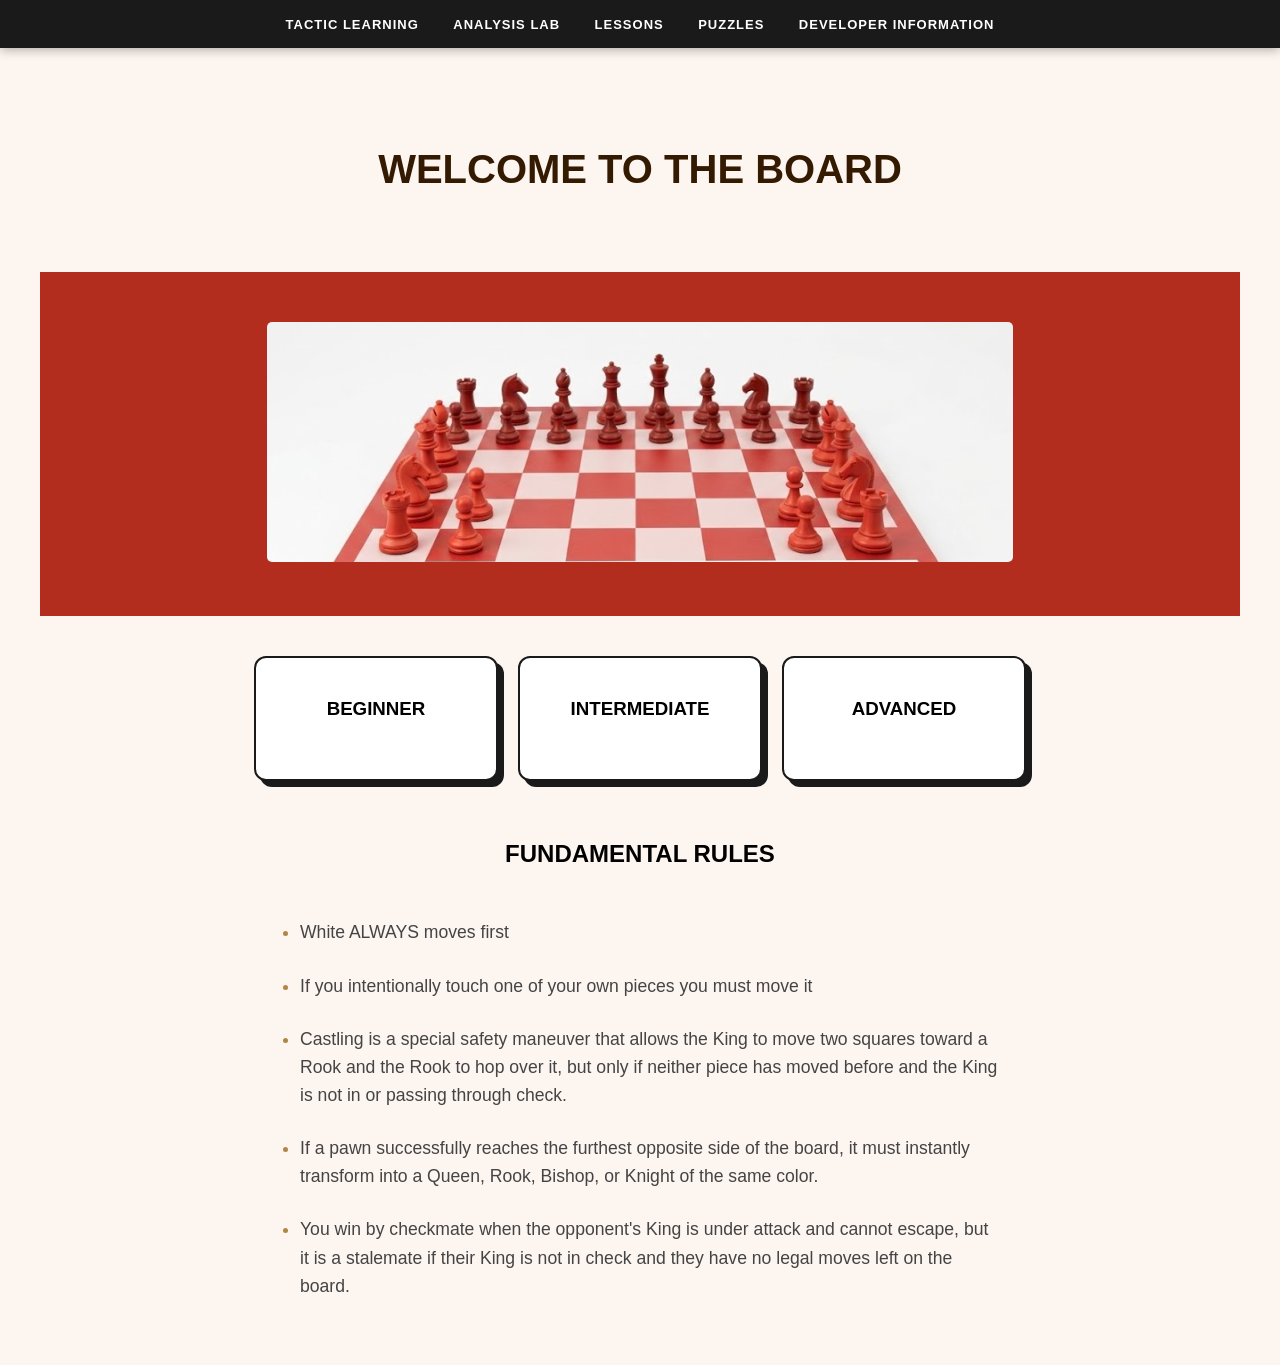
<file: index.html>
<!DOCTYPE html>
<html lang="en">
<head>
    <meta charset="UTF-8">
    <meta name="viewport" content="width=device-width, initial-scale=1.0">
    <title>Welcome to the Board</title>
    <link rel="stylesheet" href="style.css">
</head>
<body>

    <nav>
        <a href="#">Tactic Learning</a>
        <a href="#">Analysis Lab</a>
        <a href="lessons.html">Lessons</a>
        <a href="puzzles.html">Puzzles</a>
        <a href="#">Developer Information</a>
    </nav>

    <header>
        <h1>WELCOME TO THE BOARD</h1>
    </header>

    <div class="hero-banner">
        <img src="ChessBoardImageHomepage.jpg" alt="Chess Board Illustration" style="max-width: 90%; border-radius: 5px;">
    </div>

    <div class="container">
        <a href="lessons.html" class="box">
            <h3>BEGINNER</h3>
        </a>

        <a href="lessons.html" class="box">
            <h3>INTERMEDIATE</h3>
        </a>

        <a href="lessons.html" class="box">
            <h3>ADVANCED</h3>
        </a>
    </div>

   <h2 style="text-align: center; margin-bottom: 50px;">FUNDAMENTAL RULES</h2>

    <ul class="rules-list">
      <li>White ALWAYS moves first</li>
      <li>If you intentionally touch one of your own pieces you must move it</li>
      <li>Castling is a special safety maneuver that allows the King to move two squares toward a Rook and the Rook to hop over it, but only if neither piece has moved before and the King is not in or passing through check.</li>
      <li>If a pawn successfully reaches the furthest opposite side of the board, it must instantly transform into a Queen, Rook, Bishop, or Knight of the same color.</li>
      <li>You win by checkmate when the opponent's King is under attack and cannot escape, but it is a stalemate if their King is not in check and they have no legal moves left on the board.</li>
    </ul>

</body>
</html>
</file>
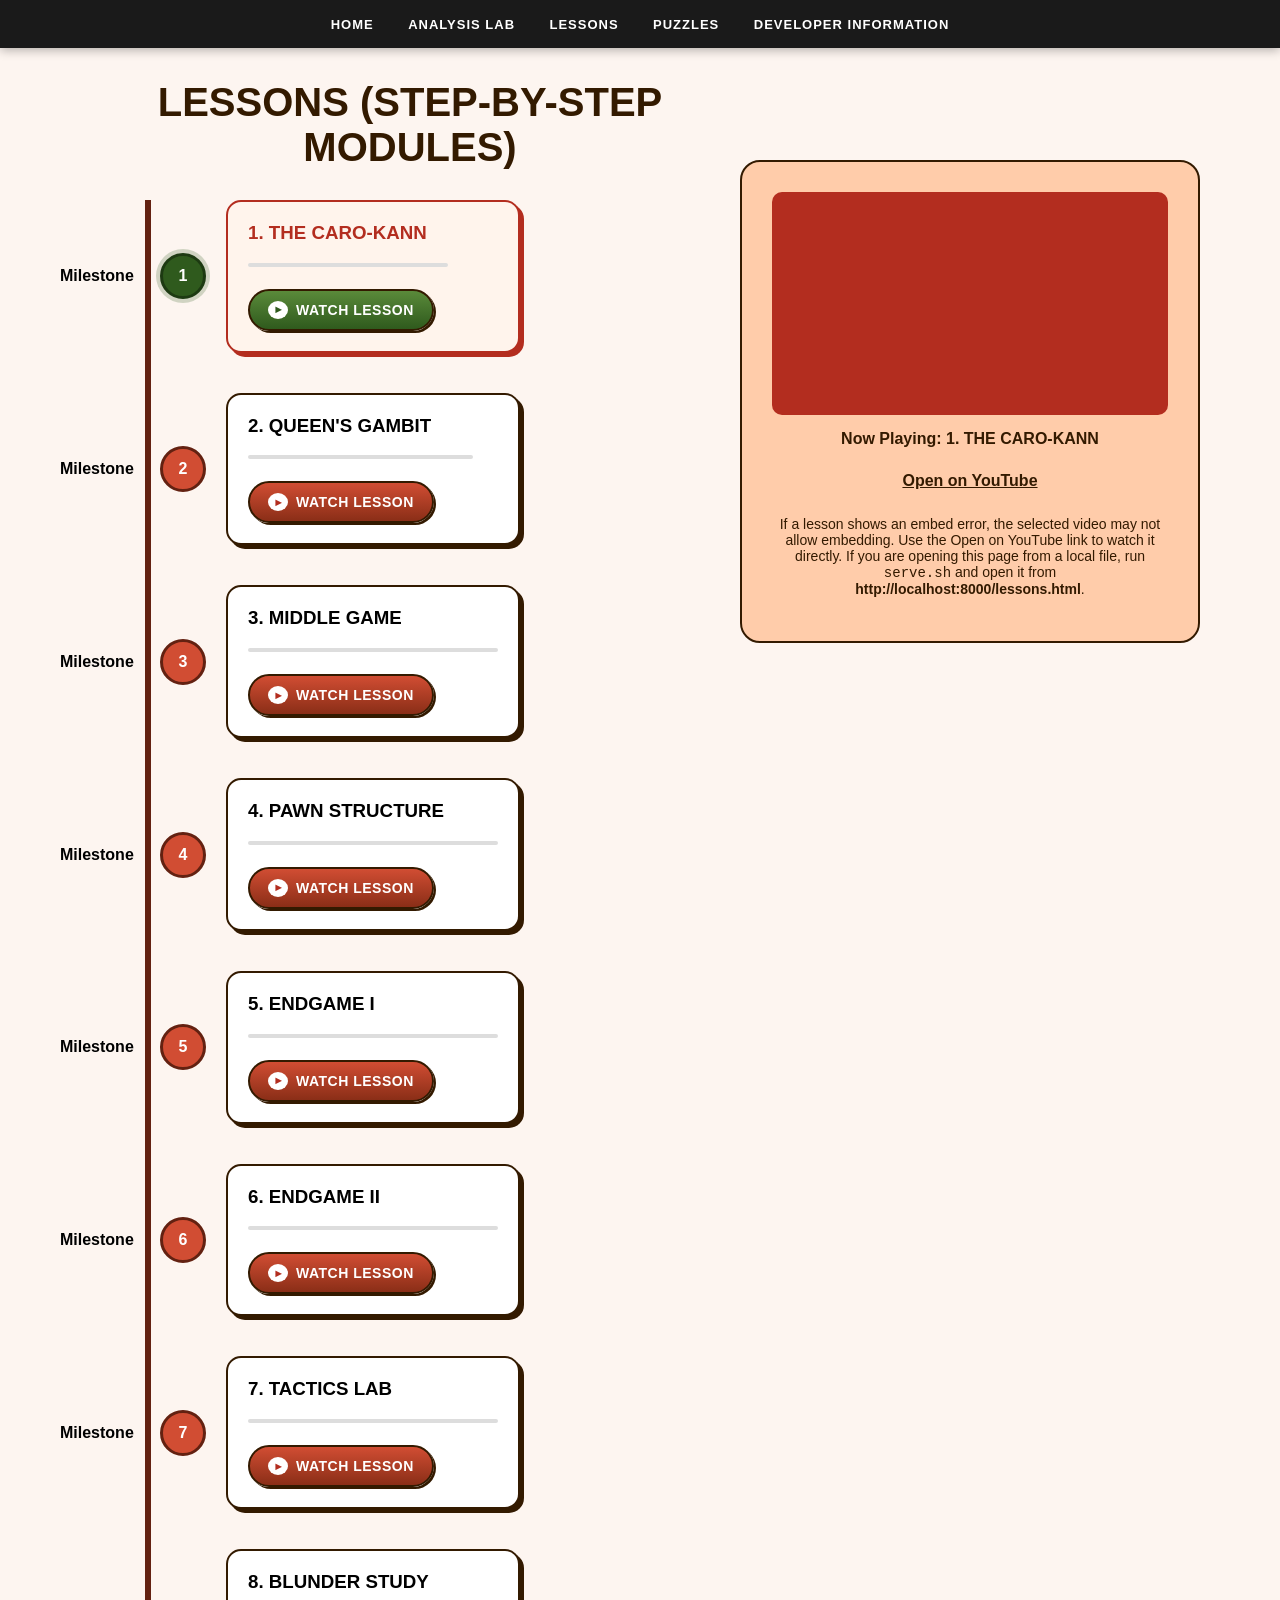
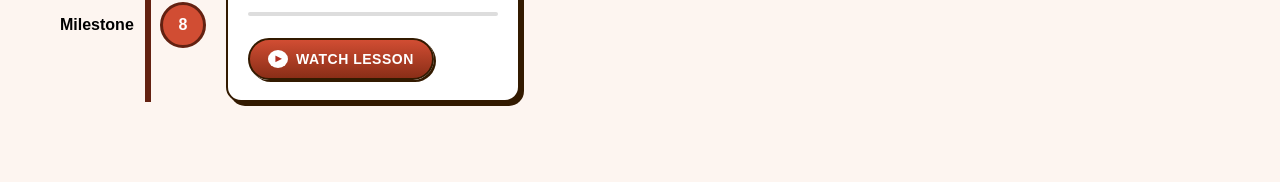
<file: lessons.html>
<!DOCTYPE html>
<html lang="en">
<head>
    <meta charset="UTF-8">
    <meta name="viewport" content="width=device-width, initial-scale=1.0">
    <title>Lessons - Step-by-Step</title>
    <link rel="stylesheet" href="style.css?v=6">
</head>
<body>

    <nav>
        <a href="index.html">Home</a> 
        <a href="#">Analysis Lab</a>
        <a href="lessons.html" class="active-page">Lessons</a>
        <a href="puzzles.html">Puzzles</a>
        <a href="#">Developer Information</a>
    </nav>

    <div class="main-layout">

        <section class="lesson-content">
            <header class="lesson-header">
                <h1>LESSONS (STEP-BY-STEP MODULES)</h1>
            </header>

            <div class="timeline-container">
                <div class="timeline-line"></div>

            <div class="milestone-row">
                <div class="milestone-label">Milestone</div>
                <div class="number-circle">1</div>
                <div class="module-card active" role="button" tabindex="0" data-video-id="rmbU97iftC8" data-video-title="1. THE CARO-KANN" aria-label="Play lesson 1: The Caro-Kann">
                    <h3>1. THE CARO-KANN</h3>
                    <div class="line-placeholder" style="width: 80%;"></div>
                    <button class="lesson-btn" type="button"><span class="lesson-btn-icon" aria-hidden="true">&#9658;</span>Watch Lesson</button>
                </div>
            </div>

            <div class="milestone-row">
                <div class="milestone-label">Milestone</div>
                <div class="number-circle">2</div>
                <div class="module-card" role="button" tabindex="0" data-video-id="mtsabsZ4wG4" data-video-title="2. QUEEN'S GAMBIT" aria-label="Play lesson 2: Queen's Gambit">
                    <h3>2. QUEEN'S GAMBIT</h3>
                    <div class="line-placeholder" style="width: 90%;"></div>
                    <button class="lesson-btn" type="button"><span class="lesson-btn-icon" aria-hidden="true">&#9658;</span>Watch Lesson</button>
                </div>
            </div>

            <div class="milestone-row">
                <div class="milestone-label">Milestone</div>
                <div class="number-circle">3</div>
                <div class="module-card" role="button" tabindex="0" data-video-id="kTON84W-b2Q" data-video-title="3. MIDDLE GAME" aria-label="Play lesson 3: Middle Game">
                    <h3>3. MIDDLE GAME</h3>
                    <div class="line-placeholder"></div>
                    <button class="lesson-btn" type="button"><span class="lesson-btn-icon" aria-hidden="true">&#9658;</span>Watch Lesson</button>
                </div>
            </div>

            <div class="milestone-row">
                <div class="milestone-label">Milestone</div>
                <div class="number-circle">4</div>
                <div class="module-card" role="button" tabindex="0" data-video-id="yAnNQY2Ac6w" data-video-title="4. PAWN STRUCTURE" aria-label="Play lesson 4: Pawn Structure">
                    <h3>4. PAWN STRUCTURE</h3>
                    <div class="line-placeholder"></div>
                    <button class="lesson-btn" type="button"><span class="lesson-btn-icon" aria-hidden="true">&#9658;</span>Watch Lesson</button>
                </div>
            </div>

            <div class="milestone-row">
                <div class="milestone-label">Milestone</div>
                <div class="number-circle">5</div>
                <div class="module-card" role="button" tabindex="0" data-video-id="uszf3ZRxYMo" data-video-title="5. ENDGAME I" aria-label="Play lesson 5: Endgame I">
                    <h3>5. ENDGAME I</h3>
                    <div class="line-placeholder"></div>
                    <button class="lesson-btn" type="button"><span class="lesson-btn-icon" aria-hidden="true">&#9658;</span>Watch Lesson</button>
                </div>
            </div>

            <div class="milestone-row">
                <div class="milestone-label">Milestone</div>
                <div class="number-circle">6</div>
                <div class="module-card" role="button" tabindex="0" data-video-id="PzEG62t2R_Q" data-video-title="6. ENDGAME II" aria-label="Play lesson 6: Endgame II">
                    <h3>6. ENDGAME II</h3>
                    <div class="line-placeholder"></div>
                    <button class="lesson-btn" type="button"><span class="lesson-btn-icon" aria-hidden="true">&#9658;</span>Watch Lesson</button>
                </div>
            </div>

            <div class="milestone-row">
                <div class="milestone-label">Milestone</div>
                <div class="number-circle">7</div>
                <div class="module-card" role="button" tabindex="0" data-video-id="W1gWHIpQNVU" data-video-title="7. TACTICS LAB" aria-label="Play lesson 7: Tactics Lab">
                    <h3>7. TACTICS LAB</h3>
                    <div class="line-placeholder"></div>
                    <button class="lesson-btn" type="button"><span class="lesson-btn-icon" aria-hidden="true">&#9658;</span>Watch Lesson</button>
                </div>
            </div>

            <div class="milestone-row">
                <div class="milestone-label">Milestone</div>
                <div class="number-circle">8</div>
                <div class="module-card" role="button" tabindex="0" data-video-id="pP4YYY0TnHY" data-video-title="8. BLUNDER STUDY" aria-label="Play lesson 8: Blunder Study">
                    <h3>8. BLUNDER STUDY</h3>
                    <div class="line-placeholder"></div>
                    <button class="lesson-btn" type="button"><span class="lesson-btn-icon" aria-hidden="true">&#9658;</span>Watch Lesson</button>
                </div>
            </div>
            </div>
        </section>

        <aside class="video-side">
            <div class="video-placeholder">
                <div class="actual-video">
                    <iframe
                        id="videoFrame"
                        title="Lesson Video Player"
                        width="100%"
                        height="100%"
                        src="https://www.youtube-nocookie.com/embed/rmbU97iftC8?rel=0&amp;modestbranding=1&amp;playsinline=1"
                        frameborder="0"
                        allow="accelerometer; autoplay; clipboard-write; encrypted-media; gyroscope; picture-in-picture; web-share"
                        allowfullscreen>
                    </iframe>
                </div>
                <p id="videoTitle" style="margin-top:15px; font-weight:bold; color:#331a00;">Now Playing: 1. THE CARO-KANN</p>
                <p style="margin-top:8px;"><a id="openLink" href="https://www.youtube.com/watch?v=rmbU97iftC8" target="_blank" rel="noopener noreferrer" style="color:#331a00; font-weight:bold; text-decoration:underline;">Open on YouTube</a></p>
                <p id="videoHint" style="margin-top:10px; color:#331a00; font-size:14px; max-width:420px; text-align:center;">If a lesson shows an embed error, the selected video may not allow embedding. Use the Open on YouTube link to watch it directly. If you are opening this page from a local file, run <code>serve.sh</code> and open it from <strong>http://localhost:8000/lessons.html</strong>.</p>
            </div>
        </aside>

    </div>

    <script>
        function getEmbedUrl(id) {
            const base = `https://www.youtube-nocookie.com/embed/${id}?rel=0&modestbranding=1&playsinline=1&autoplay=1`;
            if (window.location.protocol !== 'file:') {
                return base + `&origin=${encodeURIComponent(window.location.origin)}`;
            }
            return base;
        }

        function changeVideo(id, title, sourceCard) {
            const frame = document.getElementById('videoFrame');
            frame.src = getEmbedUrl(id);
            const titleEl = document.getElementById('videoTitle');
            if (titleEl) titleEl.textContent = 'Now Playing: ' + (title || 'Selected Lesson');
            const openLink = document.getElementById('openLink');
            if (openLink) openLink.href = `https://www.youtube.com/watch?v=${id}`;
            document.querySelectorAll('.module-card.active').forEach(el => el.classList.remove('active'));
            const card = sourceCard || document.querySelector(`.module-card[data-video-id="${id}"]`);
            if (card) card.classList.add('active');
        }

        function activateCard(card, options) {
            if (!card) return;
            const id = card.dataset.videoId;
            const title = card.dataset.videoTitle;
            if (!id) return;
            changeVideo(id, title, card);
            if (options && options.scrollIntoView && window.matchMedia('(max-width: 900px)').matches) {
                const videoEl = document.querySelector('.video-side');
                if (videoEl) videoEl.scrollIntoView({ behavior: 'smooth', block: 'start' });
            }
        }

        function cardFromEvent(target) {
            // Click can land on the card, the inner button, OR the number-circle
            // (which is a sibling of the card). Look up to the milestone-row and
            // grab the card inside.
            const row = target.closest('.milestone-row');
            return row ? row.querySelector('.module-card') : null;
        }

        document.addEventListener('DOMContentLoaded', function () {
            const timeline = document.querySelector('.timeline-container');
            if (timeline) {
                timeline.addEventListener('click', function (e) {
                    activateCard(cardFromEvent(e.target), { scrollIntoView: true });
                });
                timeline.addEventListener('keydown', function (e) {
                    if (e.key !== 'Enter' && e.key !== ' ') return;
                    const card = cardFromEvent(e.target);
                    if (!card) return;
                    e.preventDefault();
                    activateCard(card, { scrollIntoView: true });
                });
            }

            // First card / first video are pre-rendered in HTML so that the
            // initial paint matches steady state — no JS-driven style flip.

            if (window.location.protocol === 'file:') {
                const hint = document.getElementById('videoHint');
                if (hint) {
                    hint.innerHTML = 'This page is loaded from a local file, which can break YouTube embeds. Run <code>serve.sh</code> and open <strong>http://localhost:8000/lessons.html</strong> to fix the video player.';
                }
            }
        });
    </script>

</body>
</html>
</file>
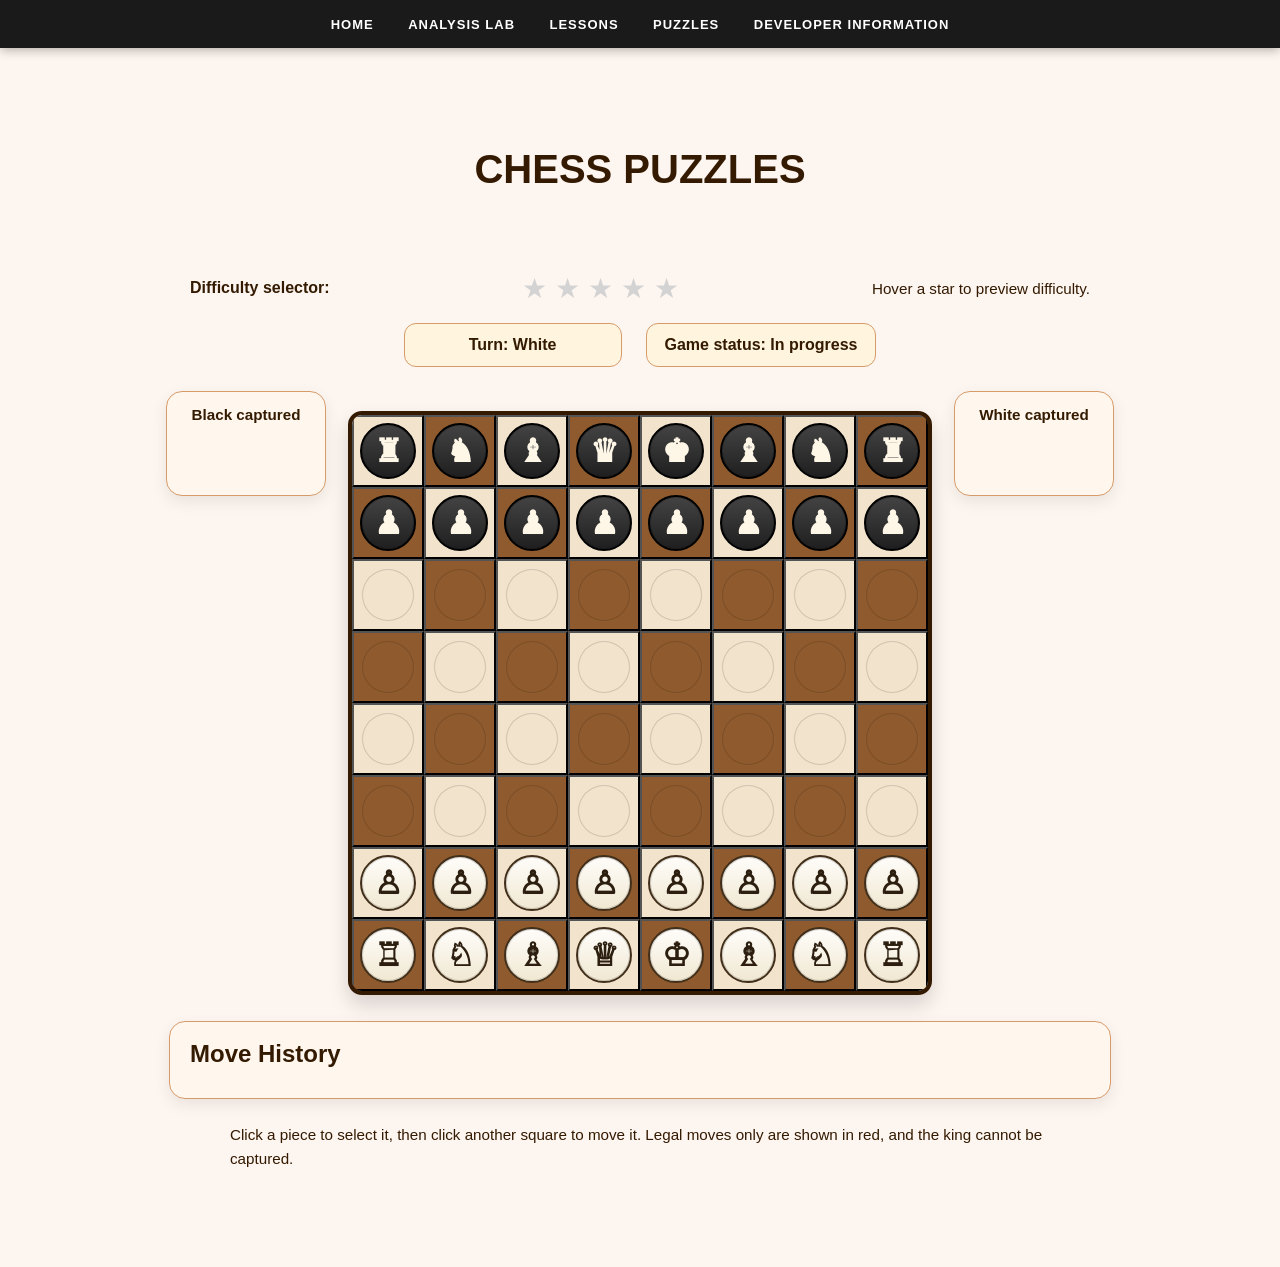
<file: puzzles.html>
<!DOCTYPE html>
<html lang="en">
<head>
    <meta charset="UTF-8">
    <meta name="viewport" content="width=device-width, initial-scale=1.0">
    <title>Puzzles - Chess Practice</title>
    <link rel="stylesheet" href="style.css?v=2">
</head>
<body>

    <nav>
        <a href="index.html">Home</a>
        <a href="#">Analysis Lab</a>
        <a href="lessons.html">Lessons</a>
        <a href="puzzles.html" class="active-page">Puzzles</a>
        <a href="#">Developer Information</a>
    </nav>

    <header>
        <h1>CHESS PUZZLES</h1>
    </header>

    <div class="page-content puzzle-page">
        <div class="puzzle-top-bar">
            <div class="difficulty-label">Difficulty selector:</div>
            <div class="difficulty-stars" id="difficultyStars" aria-label="Select difficulty">
                <span class="star" data-value="1">★</span>
                <span class="star" data-value="2">★</span>
                <span class="star" data-value="3">★</span>
                <span class="star" data-value="4">★</span>
                <span class="star" data-value="5">★</span>
            </div>
            <div class="difficulty-message" id="difficultyMessage">Hover a star to preview difficulty.</div>
        </div>

        <div class="status-bar">
            <div id="turnStatus" class="status-item">Turn: White</div>
            <div id="gameStatus" class="status-item">Game status: In progress</div>
        </div>

        <div class="board-layout">
            <div class="captured-panel captured-black">
                <h2>Black captured</h2>
                <div id="capturedBlack" class="captured-pieces"></div>
            </div>
            <div class="board-wrapper">
                <div id="chessboard" aria-label="Interactive chess board"></div>
            </div>
            <div class="captured-panel captured-white">
                <h2>White captured</h2>
                <div id="capturedWhite" class="captured-pieces"></div>
            </div>
        </div>

        <div class="history-panel">
            <h2>Move History</h2>
            <ol id="moveHistory" class="move-history"></ol>
        </div>

        <div class="board-instructions">
            <p>Click a piece to select it, then click another square to move it. Legal moves only are shown in red, and the king cannot be captured.</p>
        </div>
    </div>

    <script>
        const files = ['a','b','c','d','e','f','g','h'];
        const ranks = [8,7,6,5,4,3,2,1];

        const startingPosition = {
            a8: 'bR', b8: 'bN', c8: 'bB', d8: 'bQ', e8: 'bK', f8: 'bB', g8: 'bN', h8: 'bR',
            a7: 'bP', b7: 'bP', c7: 'bP', d7: 'bP', e7: 'bP', f7: 'bP', g7: 'bP', h7: 'bP',
            a2: 'wP', b2: 'wP', c2: 'wP', d2: 'wP', e2: 'wP', f2: 'wP', g2: 'wP', h2: 'wP',
            a1: 'wR', b1: 'wN', c1: 'wB', d1: 'wQ', e1: 'wK', f1: 'wB', g1: 'wN', h1: 'wR'
        };

        const symbols = {
            wK: '♔', wQ: '♕', wR: '♖', wB: '♗', wN: '♘', wP: '♙',
            bK: '♚', bQ: '♛', bR: '♜', bB: '♝', bN: '♞', bP: '♟'
        };

        let boardState = {...startingPosition};
        let selectedSquare = null;
        // Track whether original king/rook starting squares have moved (prevents castling)
        const movedByPosition = {
            e1: false, h1: false, a1: false,
            e8: false, h8: false, a8: false
        };

        function createBoard() {
            const board = document.getElementById('chessboard');
            board.innerHTML = '';
            ranks.forEach((rank, rowIndex) => {
                files.forEach((file, fileIndex) => {
                    const squareName = `${file}${rank}`;
                    const square = document.createElement('button');
                    square.type = 'button';
                    square.className = 'square ' + (((rowIndex + fileIndex) % 2 === 0) ? 'light' : 'dark');
                    square.dataset.square = squareName;
                    square.addEventListener('click', () => onSquareClick(squareName));
                    const piece = document.createElement('span');
                    piece.className = 'piece';
                    square.appendChild(piece);
                    board.appendChild(square);
                });
            });
        }

        let currentTurn = 'w';
        let gameStatus = 'In progress';
        const moveHistory = [];
        const capturedWhite = [];
        const capturedBlack = [];

        function getOpponentColor(color) {
            return color === 'w' ? 'b' : 'w';
        }

        function getColor(pieceCode) {
            return pieceCode ? pieceCode[0] : null;
        }

        function getPieceType(pieceCode) {
            return pieceCode ? pieceCode[1] : null;
        }

        function squareFromCoords(file, rank) {
            return `${file}${rank}`;
        }

        function insideBoard(file, rank) {
            return file >= 'a' && file <= 'h' && rank >= 1 && rank <= 8;
        }

        function getBoardPiece(square, board = boardState) {
            return board[square] || null;
        }

        function canCapture(target, color) {
            return target && getColor(target) !== color && getPieceType(target) !== 'K';
        }

        function addMoveIfValid(moves, file, rank, color) {
            if (!insideBoard(file, rank)) return false;
            const dest = squareFromCoords(file, rank);
            const target = getBoardPiece(dest);
            if (!target) {
                moves.push(dest);
                return true;
            }
            if (canCapture(target, color)) {
                moves.push(dest);
            }
            return false;
        }

        function getPawnMoves(from, color) {
            const file = from[0];
            const rank = Number(from[1]);
            const moves = [];
            const direction = color === 'w' ? 1 : -1;
            const startRank = color === 'w' ? 2 : 7;
            const forwardOne = squareFromCoords(file, rank + direction);
            if (insideBoard(file, rank + direction) && !getBoardPiece(forwardOne)) {
                moves.push(forwardOne);
                if (rank === startRank) {
                    const forwardTwo = squareFromCoords(file, rank + direction * 2);
                    if (!getBoardPiece(forwardTwo)) {
                        moves.push(forwardTwo);
                    }
                }
            }
            [-1, 1].forEach(offset => {
                const diagFile = String.fromCharCode(file.charCodeAt(0) + offset);
                const diagRank = rank + direction;
                if (!insideBoard(diagFile, diagRank)) return;
                const dest = squareFromCoords(diagFile, diagRank);
                const target = getBoardPiece(dest);
                if (canCapture(target, color)) {
                    moves.push(dest);
                }
            });
            return moves;
        }

        function getKnightMoves(from, color) {
            const file = from[0];
            const rank = Number(from[1]);
            const moves = [];
            const deltas = [
                [1,2], [2,1], [2,-1], [1,-2], [-1,-2], [-2,-1], [-2,1], [-1,2]
            ];
            deltas.forEach(([dx, dy]) => {
                const targetFile = String.fromCharCode(file.charCodeAt(0) + dx);
                const targetRank = rank + dy;
                if (!insideBoard(targetFile, targetRank)) return;
                const dest = squareFromCoords(targetFile, targetRank);
                const target = getBoardPiece(dest);
                if (!target || canCapture(target, color)) {
                    moves.push(dest);
                }
            });
            return moves;
        }

        function getSlidingMoves(from, color, directions) {
            const file = from[0];
            const rank = Number(from[1]);
            const moves = [];
            directions.forEach(([dx, dy]) => {
                let step = 1;
                while (true) {
                    const targetFile = String.fromCharCode(file.charCodeAt(0) + dx * step);
                    const targetRank = rank + dy * step;
                    if (!insideBoard(targetFile, targetRank)) break;
                    const dest = squareFromCoords(targetFile, targetRank);
                    const target = getBoardPiece(dest);
                    if (!target) {
                        moves.push(dest);
                    } else {
                        if (canCapture(target, color)) {
                            moves.push(dest);
                        }
                        break;
                    }
                    step += 1;
                }
            });
            return moves;
        }

        function getKingMoves(from, color) {
            const file = from[0];
            const rank = Number(from[1]);
            const moves = [];
            for (let dx = -1; dx <= 1; dx++) {
                for (let dy = -1; dy <= 1; dy++) {
                    if (dx === 0 && dy === 0) continue;
                    const targetFile = String.fromCharCode(file.charCodeAt(0) + dx);
                    const targetRank = rank + dy;
                    if (!insideBoard(targetFile, targetRank)) continue;
                    const dest = squareFromCoords(targetFile, targetRank);
                    const target = getBoardPiece(dest);
                    if (!target || canCapture(target, color)) {
                        moves.push(dest);
                    }
                }
            }
            // Castling: add potential castle destinations (will be filtered by legal move checks)
            const kingStart = color === 'w' ? 'e1' : 'e8';
            const rookK = color === 'w' ? 'h1' : 'h8';
            const rookQ = color === 'w' ? 'a1' : 'a8';
            if (from === kingStart && !movedByPosition[kingStart]) {
                // kingside path
                const fSquare = `${String.fromCharCode(file.charCodeAt(0) + 1)}${rank}`;
                const gSquare = `${String.fromCharCode(file.charCodeAt(0) + 2)}${rank}`;
                const rookKSq = rookK;
                if (getBoardPiece(rookKSq) && getBoardPiece(rookKSq)[0] === color && !movedByPosition[rookKSq]) {
                    if (!getBoardPiece(fSquare) && !getBoardPiece(gSquare)) {
                        // cannot castle out of, through, or into check
                        if (!isKingInCheck(color, boardState) && !isSquareAttacked(fSquare, getOpponentColor(color), boardState) && !isSquareAttacked(gSquare, getOpponentColor(color), boardState)) {
                            moves.push(gSquare);
                        }
                    }
                }
                // queenside path
                const dSquare = `${String.fromCharCode(file.charCodeAt(0) - 1)}${rank}`;
                const cSquare = `${String.fromCharCode(file.charCodeAt(0) - 2)}${rank}`;
                const bSquare = `${String.fromCharCode(file.charCodeAt(0) - 3)}${rank}`;
                const rookQSq = rookQ;
                if (getBoardPiece(rookQSq) && getBoardPiece(rookQSq)[0] === color && !movedByPosition[rookQSq]) {
                    if (!getBoardPiece(dSquare) && !getBoardPiece(cSquare) && !getBoardPiece(bSquare)) {
                        // king must not be in check, nor pass through dSquare or land on cSquare under attack
                        if (!isKingInCheck(color, boardState) && !isSquareAttacked(dSquare, getOpponentColor(color), boardState) && !isSquareAttacked(cSquare, getOpponentColor(color), boardState)) {
                            moves.push(cSquare);
                        }
                    }
                }
            }
            return moves;
        }

        function simulateMove(from, to, board = boardState) {
            const nextBoard = { ...board };
            // normal move
            nextBoard[to] = nextBoard[from];
            delete nextBoard[from];
            // if this is a king castling move (king moves two files), move rook in the simulated board as well
            const piece = board[from];
            if (piece && getPieceType(piece) === 'K') {
                const fromFile = from[0].charCodeAt(0);
                const toFile = to[0].charCodeAt(0);
                const rank = from[1];
                if (Math.abs(toFile - fromFile) === 2) {
                    if (toFile > fromFile) {
                        // kingside
                        const rookFrom = `${String.fromCharCode('h'.charCodeAt(0))}${rank}`;
                        const rookTo = `${String.fromCharCode(fromFile + 1)}${rank}`;
                        if (nextBoard[rookFrom]) {
                            nextBoard[rookTo] = nextBoard[rookFrom];
                            delete nextBoard[rookFrom];
                        }
                    } else {
                        // queenside
                        const rookFrom = `${String.fromCharCode('a'.charCodeAt(0))}${rank}`;
                        const rookTo = `${String.fromCharCode(fromFile - 1)}${rank}`;
                        if (nextBoard[rookFrom]) {
                            nextBoard[rookTo] = nextBoard[rookFrom];
                            delete nextBoard[rookFrom];
                        }
                    }
                }
            }
            return nextBoard;
        }

        function findKingSquare(color, board = boardState) {
            return Object.keys(board).find(square => board[square] === `${color}K`) || null;
        }

        function canPieceAttackSquare(from, targetSquare, board, color) {
            const type = getPieceType(board[from]);
            const sourceFile = from[0];
            const sourceRank = Number(from[1]);
            const targetFile = targetSquare[0];
            const targetRank = Number(targetSquare[1]);
            const fileDiff = targetFile.charCodeAt(0) - sourceFile.charCodeAt(0);
            const rankDiff = targetRank - sourceRank;

            if (type === 'P') {
                const direction = color === 'w' ? 1 : -1;
                return rankDiff === direction && Math.abs(fileDiff) === 1;
            }
            if (type === 'N') {
                return (Math.abs(fileDiff) === 1 && Math.abs(rankDiff) === 2) ||
                       (Math.abs(fileDiff) === 2 && Math.abs(rankDiff) === 1);
            }
            if (type === 'B' || type === 'R' || type === 'Q') {
                const stepX = Math.sign(fileDiff);
                const stepY = Math.sign(rankDiff);
                if (type === 'B' && Math.abs(fileDiff) !== Math.abs(rankDiff)) return false;
                if (type === 'R' && fileDiff !== 0 && rankDiff !== 0) return false;
                if (type === 'Q' && fileDiff !== 0 && rankDiff !== 0 && Math.abs(fileDiff) !== Math.abs(rankDiff)) return false;
                const steps = Math.max(Math.abs(fileDiff), Math.abs(rankDiff));
                for (let step = 1; step < steps; step++) {
                    const intermediateFile = String.fromCharCode(sourceFile.charCodeAt(0) + stepX * step);
                    const intermediateRank = sourceRank + stepY * step;
                    if (getBoardPiece(squareFromCoords(intermediateFile, intermediateRank), board)) {
                        return false;
                    }
                }
                return true;
            }
            if (type === 'K') {
                return Math.abs(fileDiff) <= 1 && Math.abs(rankDiff) <= 1;
            }
            return false;
        }

        function isSquareAttacked(square, attackerColor, board = boardState) {
            return Object.keys(board).some(from => {
                const piece = board[from];
                return piece && getColor(piece) === attackerColor && canPieceAttackSquare(from, square, board, attackerColor);
            });
        }

        function isKingInCheck(color, board = boardState) {
            const kingSquare = findKingSquare(color, board);
            if (!kingSquare) return false;
            return isSquareAttacked(kingSquare, getOpponentColor(color), board);
        }

        function wouldLeaveKingInCheck(from, to) {
            const color = getColor(getBoardPiece(from));
            const nextBoard = simulateMove(from, to);
            return isKingInCheck(color, nextBoard);
        }

        function getPotentialMoves(squareName) {
            const pieceCode = getBoardPiece(squareName);
            if (!pieceCode) return [];
            const color = getColor(pieceCode);
            const type = getPieceType(pieceCode);
            switch (type) {
                case 'P': return getPawnMoves(squareName, color);
                case 'N': return getKnightMoves(squareName, color);
                case 'B': return getSlidingMoves(squareName, color, [[1,1],[1,-1],[-1,1],[-1,-1]]);
                case 'R': return getSlidingMoves(squareName, color, [[1,0],[-1,0],[0,1],[0,-1]]);
                case 'Q': return getSlidingMoves(squareName, color, [[1,0],[-1,0],[0,1],[0,-1],[1,1],[1,-1],[-1,1],[-1,-1]]);
                case 'K': return getKingMoves(squareName, color);
                default: return [];
            }
        }

        function getLegalMoves(squareName) {
            const pieceCode = getBoardPiece(squareName);
            if (!pieceCode) return [];
            return getPotentialMoves(squareName).filter(dest => !wouldLeaveKingInCheck(squareName, dest));
        }

        function getAllLegalMoves(color) {
            return Object.keys(boardState).flatMap(square => {
                if (getColor(boardState[square]) !== color) return [];
                return getLegalMoves(square).map(dest => ({ from: square, to: dest }));
            });
        }

        function updateGameStatus() {
            const isCheck = isKingInCheck(currentTurn, boardState);
            const legalMoves = getAllLegalMoves(currentTurn);
            if (isCheck && legalMoves.length === 0) {
                gameStatus = `${currentTurn === 'w' ? 'White' : 'Black'} is checkmated`;
            } else if (isCheck) {
                gameStatus = `${currentTurn === 'w' ? 'White' : 'Black'} in check`;
            } else if (legalMoves.length === 0) {
                gameStatus = 'Stalemate';
            } else {
                gameStatus = 'In progress';
            }
        }

        function addHistoryEntry(moveNotation, movingColor) {
            if (movingColor === 'w') {
                moveHistory.push({ white: moveNotation, black: '' });
            } else {
                if (moveHistory.length === 0) {
                    moveHistory.push({ white: '', black: moveNotation });
                } else {
                    moveHistory[moveHistory.length - 1].black = moveNotation;
                }
            }
        }

        function updateCapturedDisplay() {
            const whiteList = document.getElementById('capturedWhite');
            const blackList = document.getElementById('capturedBlack');
            whiteList.innerHTML = capturedWhite.map(code => `<span class="captured-piece ${code[0] === 'w' ? 'white' : 'black'}">${symbols[code]}</span>`).join('');
            blackList.innerHTML = capturedBlack.map(code => `<span class="captured-piece ${code[0] === 'w' ? 'white' : 'black'}">${symbols[code]}</span>`).join('');
        }

        function updateHistoryDisplay() {
            const historyEl = document.getElementById('moveHistory');
            historyEl.innerHTML = moveHistory.map((entry, index) => {
                return `<li><strong>${index + 1}.</strong> ${entry.white || ''} ${entry.black ? entry.black : ''}</li>`;
            }).join('');
        }

        function updateStatusDisplay() {
            document.getElementById('turnStatus').textContent = `Turn: ${currentTurn === 'w' ? 'White' : 'Black'}`;
            document.getElementById('gameStatus').textContent = `Game status: ${gameStatus}`;
        }

        function updateBoard() {
            updateGameStatus();
            const legalMoves = selectedSquare ? new Set(getLegalMoves(selectedSquare)) : new Set();
            document.querySelectorAll('.square').forEach(square => {
                const pieceEl = square.querySelector('.piece');
                const squareName = square.dataset.square;
                const pieceCode = boardState[squareName] || '';
                pieceEl.textContent = pieceCode ? symbols[pieceCode] : '';
                square.classList.toggle('selected', selectedSquare === squareName);
                square.classList.toggle('legal-target', legalMoves.has(squareName));
                square.dataset.piece = pieceCode || '';
            });
            updateCapturedDisplay();
            updateHistoryDisplay();
            updateStatusDisplay();
        }

        function isLegalMove(from, to) {
            return getLegalMoves(from).includes(to);
        }

        function onSquareClick(squareName) {
            if (gameStatus !== 'In progress') return;
            const clickedPiece = getBoardPiece(squareName);
            if (!selectedSquare) {
                if (clickedPiece && getColor(clickedPiece) === currentTurn) {
                    selectedSquare = squareName;
                    updateBoard();
                }
                return;
            }

            if (selectedSquare === squareName) {
                selectedSquare = null;
                updateBoard();
                return;
            }

            const selectedPiece = getBoardPiece(selectedSquare);
            if (clickedPiece && getColor(clickedPiece) === currentTurn) {
                selectedSquare = squareName;
                updateBoard();
                return;
            }

            if (!isLegalMove(selectedSquare, squareName)) {
                return;
            }

            const capturedPiece = getBoardPiece(squareName);
            const movingColor = getColor(selectedPiece);
            // special notation for castling
            let moveNotation = `${selectedSquare}${capturedPiece ? 'x' : '-'}${squareName}`;
            if (getPieceType(selectedPiece) === 'K') {
                const fromFile = selectedSquare[0].charCodeAt(0);
                const toFile = squareName[0].charCodeAt(0);
                if (Math.abs(toFile - fromFile) === 2) {
                    moveNotation = (toFile > fromFile) ? 'O-O' : 'O-O-O';
                }
            }
            if (capturedPiece) {
                if (getColor(capturedPiece) === 'w') {
                    capturedWhite.push(capturedPiece);
                } else {
                    capturedBlack.push(capturedPiece);
                }
            }
            // handle castling: if king moves two files, also move rook
            const movingPiece = boardState[selectedSquare];
            const fromFileCode = selectedSquare[0].charCodeAt(0);
            const toFileCode = squareName[0].charCodeAt(0);
            if (getPieceType(movingPiece) === 'K' && Math.abs(toFileCode - fromFileCode) === 2) {
                // move king
                boardState[squareName] = boardState[selectedSquare];
                delete boardState[selectedSquare];
                // determine rook movement
                const rank = selectedSquare[1];
                if (toFileCode > fromFileCode) {
                    // kingside rook from h to f
                    const rookFrom = `h${rank}`;
                    const rookTo = `${String.fromCharCode(fromFileCode + 1)}${rank}`;
                    if (boardState[rookFrom]) {
                        boardState[rookTo] = boardState[rookFrom];
                        delete boardState[rookFrom];
                        movedByPosition[rookFrom] = true;
                    }
                } else {
                    // queenside rook from a to d
                    const rookFrom = `a${rank}`;
                    const rookTo = `${String.fromCharCode(fromFileCode - 1)}${rank}`;
                    if (boardState[rookFrom]) {
                        boardState[rookTo] = boardState[rookFrom];
                        delete boardState[rookFrom];
                        movedByPosition[rookFrom] = true;
                    }
                }
                movedByPosition[selectedSquare] = true;
            } else {
                boardState[squareName] = boardState[selectedSquare];
                delete boardState[selectedSquare];
                // mark original square as moved if king or rook moved
                if (getPieceType(movingPiece) === 'K' || getPieceType(movingPiece) === 'R') {
                    movedByPosition[selectedSquare] = true;
                }
            }
            addHistoryEntry(moveNotation, movingColor);
            selectedSquare = null;
            currentTurn = getOpponentColor(currentTurn);
            updateBoard();
        }

        function setupDifficultyStars() {
            const stars = document.querySelectorAll('.star');
            const message = document.getElementById('difficultyMessage');
            stars.forEach(star => {
                star.addEventListener('mouseover', () => {
                    const value = parseInt(star.dataset.value, 10);
                    stars.forEach(s => s.classList.toggle('hovered', parseInt(s.dataset.value, 10) <= value));
                    message.textContent = `Difficulty: ${value} star${value > 1 ? 's' : ''}`;
                });
                star.addEventListener('mouseout', () => {
                    stars.forEach(s => s.classList.remove('hovered'));
                    message.textContent = 'Hover a star to preview difficulty.';
                });
                star.addEventListener('click', () => {
                    const value = parseInt(star.dataset.value, 10);
                    stars.forEach(s => s.classList.toggle('selected', parseInt(s.dataset.value, 10) <= value));
                    message.textContent = `Selected difficulty: ${value} star${value > 1 ? 's' : ''}`;
                });
            });
        }

        document.addEventListener('DOMContentLoaded', () => {
            createBoard();
            updateBoard();
            setupDifficultyStars();
        });
    </script>

</body>
</html>
</file>
<file: style.css>
body { 
    margin: 0; 
    font-family: 'Segoe UI', Tahoma, Geneva, Verdana, sans-serif; 
    background-color: #fdf5f0; 
    padding-top: 60px; /* Prevents content from hiding under the nav */
}

nav { 
    background-color: #1a1a1a; 
    padding: 15px 0; 
    text-align: center; 
    position: fixed; 
    top: 0; 
    width: 100%; 
    z-index: 1000;
    box-shadow: 0 2px 10px rgba(0,0,0,0.3);
}

nav a { 
    color: #ffffff; 
    text-decoration: none; 
    margin: 0 15px; 
    font-size: 14px;
    font-weight: bold;
    text-transform: uppercase;
    letter-spacing: 1px;
    transition: color 0.3s;
}

nav a:hover { 
    color: #ff4d4d;
}

header {
    text-align: center;
    padding: 40px 20px;
}

/* Left column on the lessons page — wraps the header and the timeline so
   they share the same width. Without this, the standalone <header> centers
   across the full viewport and runs under the fixed video panel on the
   right. */
.lesson-content {
    flex: 1;
    min-width: 0;
}

.lesson-header {
    text-align: center;
    padding: 0 20px 30px;
}

.lesson-header h1 {
    margin: 0;
}

.hero-banner { 
    background-color: #b32d1f; 
    padding: 50px; 
    text-align: center; 
}

.container { 
    display: flex; 
    justify-content: center; 
    gap: 20px; 
    padding: 40px; 
    flex-wrap: wrap; 
}

.box { 
    border: 2px solid #1a1a1a; 
    border-radius: 12px; 
    padding: 40px 20px; 
    width: 200px; 
    text-align: center; 
    background: white;
    box-shadow: 6px 6px 0px #1a1a1a;
    text-decoration: none; 
    color: black; 
    transition: all 0.2s ease; 
    cursor: pointer;
    display: inline-block; /* Helps with link sizing */
}

.box:hover {
    transform: translate(-2px, -2px); 
    box-shadow: 8px 8px 0px #ff4d4d; 
    background-color: #fffafa;
}

.box:active {
    transform: translate(2px, 2px);
    box-shadow: 2px 2px 0px #1a1a1a;
}

h3 { 
    margin-top: 0; 
}

/* --- Chess Rules Section Styling --- */

/* Centers the heading and gives it a clean, modern font look */
.rules-heading {
  text-align: center;
  margin-bottom: 40px;
  font-family: 'Segoe UI', Tahoma, Geneva, Verdana, sans-serif;
  color: #222222;
  font-size: 2rem;
  letter-spacing: 1px;
}

/* Constrains the list width so it doesn't stretch too wide on big screens */
.rules-list {
  max-width: 700px;
  margin: 0 auto; /* Centers the whole list container on the page */
  padding-left: 20px;
  font-family: 'Segoe UI', Tahoma, Geneva, Verdana, sans-serif;
}

/* Styles each individual rule item */
.rules-list li {
  margin-bottom: 25px;
  font-size: 1.1rem;
  line-height: 1.6; /* Adds breathing room between sentences */
  color: #444444;   /* Softer black for better readability */
}

/* Optional quirk: Makes the bullet points a custom color (like a dark chess piece) */
.rules-list li::marker {
  color: #b18543; /* A nice chess-board wood/gold accent color */
}

/* General Setup */
body {
    margin: 0;
    font-family: 'Segoe UI', Tahoma, Geneva, Verdana, sans-serif;
    background-color: #fdf5f0;
    padding: 40px;
    padding-top: 80px; /* Space for the fixed nav */
}

h1 {
    font-size: 40px;
    color: #331a00;
    margin-bottom: 40px;
    text-align: center;
}

/* --- NAVIGATION BAR --- */
nav { 
    background-color: #1a1a1a; 
    padding: 15px 0; 
    text-align: center; 
    position: fixed; 
    top: 0; 
    left: 0;
    width: 100%; 
    z-index: 1000;
}

nav a { 
    color: #ffffff; 
    text-decoration: none; 
    margin: 0 15px; 
    font-size: 13px;
    font-weight: bold;
    text-transform: uppercase;
    letter-spacing: 1px;
}

nav a:hover { color: #ff4d4d; }

/* --- TWO COLUMN LAYOUT --- */
.main-layout {
    display: flex;
    gap: 30px;
    align-items: flex-start;
    justify-content: flex-start;
    max-width: 1200px;
    margin: 0 auto;
    padding-right: 460px;
}

/* --- TIMELINE --- */
.timeline-container {
    position: relative;
    padding-left: 20px;
    min-height: calc(100vh - 140px);
}

.timeline-line {
    position: absolute;
    left: 105px; /* Aligns with the circles */
    top: 0;
    bottom: 0;
    width: 6px;
    background-color: #632111;
    z-index: 1;
}

.milestone-row {
    display: flex;
    align-items: center;
    margin-bottom: 40px;
    position: relative;
    z-index: 2;
}

.milestone-label {
    width: 80px;
    font-weight: bold;
}

.number-circle {
    background-color: #d14d33;
    color: white;
    width: 40px;
    height: 40px;
    border-radius: 50%;
    display: flex;
    justify-content: center;
    align-items: center;
    font-weight: bold;
    margin: 0 20px;
    border: 3px solid #632111;
    cursor: pointer;
    flex-shrink: 0;
    transition: transform 0.15s ease, background-color 0.15s ease, box-shadow 0.15s ease;
}

.number-circle:hover {
    transform: scale(1.08);
    background-color: #b32d1f;
    box-shadow: 0 0 0 4px rgba(179, 45, 31, 0.18);
}

.milestone-row:has(.module-card.active) .number-circle {
    background-color: #2f5a1d;
    border-color: #1d3a12;
    box-shadow: 0 0 0 4px rgba(47, 90, 29, 0.22);
}

.module-card {
    background: white;
    border: 2px solid #331a00;
    border-radius: 15px;
    padding: 20px;
    width: 250px;
    box-shadow: 4px 4px 0px #331a00;
    cursor: pointer;
    transition: transform 0.15s ease, box-shadow 0.15s ease, border-color 0.15s ease, background-color 0.15s ease;
    user-select: none;
}

.module-card:hover {
    transform: translate(-2px, -2px);
    box-shadow: 6px 6px 0px #b32d1f;
    background-color: #fffafa;
}

.module-card:active {
    transform: translate(1px, 1px);
    box-shadow: 2px 2px 0px #331a00;
}

.module-card:focus-visible {
    outline: 3px solid #ff8a00;
    outline-offset: 3px;
}

.module-card.active {
    border-color: #b32d1f;
    background-color: #fff4ec;
    box-shadow: 4px 4px 0px #b32d1f;
}

.module-card.active h3 {
    color: #b32d1f;
}

.line-placeholder { height: 4px; background: #ddd; margin: 8px 0; border-radius: 2px; }

/* --- WATCH LESSON BUTTON --- */
.lesson-btn {
    display: inline-flex;
    align-items: center;
    gap: 8px;
    margin-top: 14px;
    padding: 10px 18px;
    font-family: inherit;
    font-size: 14px;
    font-weight: bold;
    letter-spacing: 0.5px;
    text-transform: uppercase;
    color: #ffffff;
    background: linear-gradient(180deg, #d14d33 0%, #8a2e17 100%);
    border: 2px solid #331a00;
    border-radius: 999px;
    cursor: pointer;
    box-shadow: 2px 2px 0px #331a00;
    transition: transform 0.12s ease, box-shadow 0.12s ease, filter 0.12s ease;
}

.lesson-btn:hover {
    transform: translate(-1px, -1px);
    box-shadow: 4px 4px 0px #331a00;
    filter: brightness(1.08);
}

.lesson-btn:active {
    transform: translate(1px, 1px);
    box-shadow: 1px 1px 0px #331a00;
}

.lesson-btn:focus-visible {
    outline: 3px solid #ff8a00;
    outline-offset: 2px;
}

.lesson-btn-icon {
    display: inline-flex;
    justify-content: center;
    align-items: center;
    width: 18px;
    height: 18px;
    font-size: 11px;
    line-height: 1;
    color: #b32d1f;
    background: #ffffff;
    border-radius: 50%;
    padding-left: 2px; /* optical centering for the triangle glyph */
}

.module-card.active .lesson-btn {
    background: linear-gradient(180deg, #5a8a3a 0%, #2f5a1d 100%);
}

.module-card.active .lesson-btn-icon {
    color: #2f5a1d;
}

/* --- VIDEO PLAYER --- */
.video-side {
    flex-grow: 1;
    max-width: 460px;
    position: fixed;
    top: 160px;
    right: max(40px, calc((100vw - 1200px) / 2 + 40px));
    width: min(460px, calc(100vw - 220px));
    z-index: 999;
}

.video-placeholder {
    background-color: #ffccaa;
    border: 2px solid #331a00;
    border-radius: 20px;
    padding: 30px;
    display: flex;
    flex-direction: column;
    align-items: center;
    width: 100%;
    box-sizing: border-box;
}

@media (max-width: 900px) {
    .main-layout {
        padding-right: 0;
        flex-direction: column;
        align-items: stretch;
    }
    .video-side {
        position: static;
        width: 100%;
        max-width: 500px;
        margin: 30px auto 0;
    }
}

/* Phone-sized screens: drop body padding, hide the "Milestone" label,
   let cards fill the available width, and shrink the heading so it fits. */
@media (max-width: 600px) {
    body {
        padding: 16px;
        padding-top: 72px;
    }

    .lesson-header {
        padding: 0 4px 20px;
    }

    .lesson-header h1 {
        font-size: 26px;
    }

    .milestone-label {
        display: none;
    }

    .timeline-container {
        padding-left: 0;
    }

    .timeline-line {
        left: 17px;
    }

    .milestone-row {
        margin-bottom: 28px;
    }

    .number-circle {
        margin: 0 14px 0 0;
    }

    .module-card {
        width: auto;
        flex: 1;
        min-width: 0;
    }

    .video-placeholder {
        padding: 18px;
    }
}

.actual-video {
    background-color: #b32d1f;
    width: 100%;
    aspect-ratio: 16 / 9;
    border-radius: 10px;
    display: flex;
    justify-content: center;
    align-items: center;
}

.play-btn {
    width: 60px;
    height: 60px;
    background: white;
    border-radius: 50%;
    display: flex;
    justify-content: center;
    align-items: center;
    cursor: pointer;
}

.play-btn::after {
    content: "";
    border-top: 10px solid transparent;
    border-bottom: 10px solid transparent;
    border-left: 15px solid #b32d1f;
    margin-left: 5px;
}

/* --- PUZZLES PAGE --- */
.puzzle-page {
    max-width: 1100px;
    margin: 0 auto;
    padding: 0 20px 40px;
}
.puzzle-top-bar {
    display: flex;
    flex-wrap: wrap;
    align-items: center;
    justify-content: space-between;
    gap: 16px;
    margin: 0 auto 18px;
    max-width: 900px;
}
.difficulty-label {
    font-weight: bold;
    color: #331a00;
}
.difficulty-stars {
    display: flex;
    gap: 8px;
}
.star {
    font-size: 28px;
    color: #d3d3d3;
    cursor: pointer;
    transition: color 0.2s ease;
}
.star.hovered,
.star.selected {
    color: #ff4d4d;
}
.difficulty-message {
    color: #331a00;
    font-size: 0.95rem;
}
.board-wrapper {
    display: flex;
    justify-content: center;
    margin-top: 20px;
}
#chessboard {
    display: grid;
    grid-template-columns: repeat(8, 72px);
    grid-template-rows: repeat(8, 72px);
    border: 4px solid #331a00;
    border-radius: 14px;
    overflow: hidden;
    background: #331a00;
    box-shadow: 0 10px 20px rgba(0,0,0,0.15);
}
.square {
    width: 72px;
    height: 72px;
    display: flex;
    justify-content: center;
    align-items: center;
    font-size: 40px;
    cursor: pointer;
    user-select: none;
    transition: transform 0.1s ease, background-color 0.2s ease, box-shadow 0.2s ease;
    position: relative;
}
.square.light { background: #f2e3cc; }
.square.dark { background: #8f5a2d; }
.square:hover { transform: translateY(-1px); }
.square.selected { outline: 3px solid #ff8a00; }
.square.legal-target::after {
    content: '';
    position: absolute;
    width: 16px;
    height: 16px;
    border-radius: 50%;
    background: rgba(255, 77, 77, 0.9);
    box-shadow: 0 0 6px rgba(255, 77, 77, 0.8);
}
.piece {
    pointer-events: none;
    width: 52px;
    height: 52px;
    border-radius: 50%;
    display: flex;
    justify-content: center;
    align-items: center;
    font-size: 32px;
    font-weight: bold;
    box-shadow: inset 0 0 0 1px rgba(0,0,0,0.15);
}
.square[data-piece^='w'] .piece {
    background: linear-gradient(180deg, #fffdfa 0%, #f0e8d2 100%);
    color: #2d1f0f;
    border: 2px solid #422f1a;
}
.square[data-piece^='b'] .piece {
    background: linear-gradient(180deg, #434343 0%, #1f1f1f 100%);
    color: #fef6e7;
    border: 2px solid #000000;
}
.board-instructions {
    max-width: 820px;
    margin: 24px auto 0;
    color: #331a00;
    font-size: 0.95rem;
    line-height: 1.6;
}

.puzzle-top-bar {
    align-items: center;
}

.status-bar {
    display: flex;
    justify-content: center;
    gap: 24px;
    margin: 16px auto 24px;
    flex-wrap: wrap;
    max-width: 900px;
}

.status-item {
    background: #fff4de;
    border: 1px solid #d79b6a;
    border-radius: 12px;
    padding: 12px 18px;
    font-weight: bold;
    color: #331a00;
    min-width: 180px;
    text-align: center;
}

.board-layout {
    display: flex;
    justify-content: center;
    align-items: flex-start;
    gap: 22px;
    flex-wrap: wrap;
}

.captured-panel {
    background: #fff7ee;
    border: 1px solid #d79b6a;
    border-radius: 16px;
    padding: 14px;
    min-width: 130px;
    max-width: 140px;
    box-shadow: 0 6px 16px rgba(0,0,0,0.08);
}

.captured-panel h2 {
    font-size: 0.95rem;
    margin: 0 0 10px;
    text-align: center;
    color: #331a00;
}

.captured-pieces {
    display: flex;
    flex-wrap: wrap;
    justify-content: center;
    gap: 6px;
    min-height: 48px;
}

.captured-piece {
    width: 28px;
    height: 28px;
    display: inline-flex;
    justify-content: center;
    align-items: center;
    font-size: 18px;
    color: #fff;
    border-radius: 50%;
    box-shadow: inset 0 0 0 1px rgba(0,0,0,0.12);
}

.captured-piece.white {
    background: #f8f2e1;
    color: #2d1f0f;
}

.captured-piece.black {
    background: #2d2d2d;
}

.history-panel {
    max-width: 900px;
    margin: 26px auto 0;
    background: #fff7ee;
    border: 1px solid #d79b6a;
    border-radius: 16px;
    padding: 18px 20px;
    box-shadow: 0 6px 16px rgba(0,0,0,0.08);
}

.history-panel h2 {
    margin-top: 0;
    margin-bottom: 12px;
    color: #331a00;
}

.move-history {
    list-style: none;
    counter-reset: move;
    padding-left: 0;
    margin: 0;
}

.move-history li {
    padding: 8px 0;
    border-bottom: 1px solid rgba(51,26,0,0.08);
    color: #3c1f00;
}

.move-history li:last-child {
    border-bottom: none;
}

.move-history li strong {
    color: #8a2e17;
    margin-right: 8px;
}

.star {
    transition: color 0.2s ease, transform 0.2s ease;
}

.star.hovered,
.star.selected {
    color: #ff4d4d;
    transform: scale(1.1);
}
@media (max-width: 980px) {
    #chessboard {
        grid-template-columns: repeat(8, 56px);
        grid-template-rows: repeat(8, 56px);
    }
    .square { font-size: 28px; }
}
@media (max-width: 720px) {
    .puzzle-top-bar { flex-direction: column; align-items: stretch; }
    .difficulty-stars { justify-content: flex-start; }
    #chessboard { grid-template-columns: repeat(8, 44px); grid-template-rows: repeat(8, 44px); }
    .square { font-size: 22px; }
}
</file>
